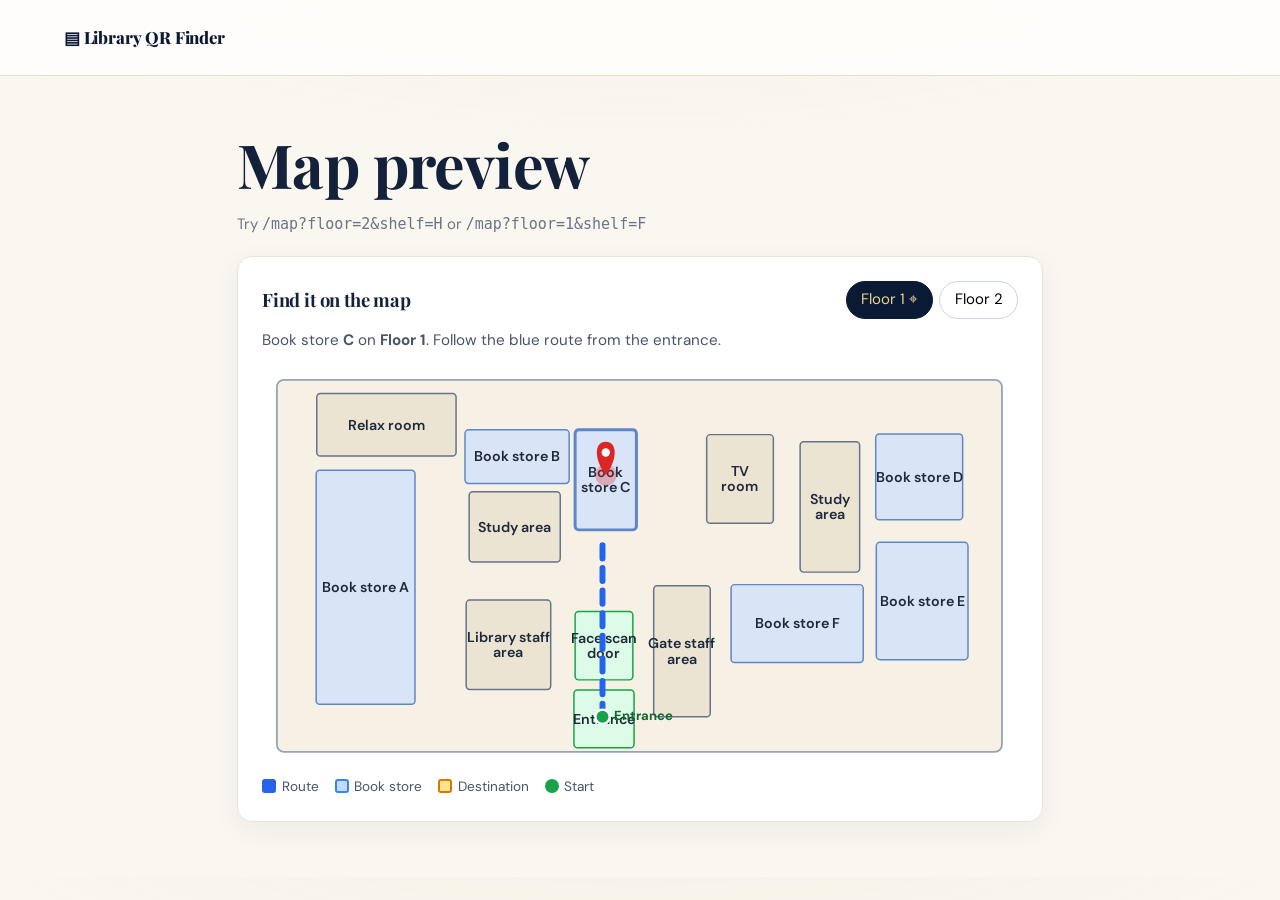
<file: map.html>
<!doctype html><html lang="en"><head><meta charset="utf-8"><meta name="viewport" content="width=device-width,initial-scale=1"><title>Map preview · Library QR Finder</title><link rel="stylesheet" href="/css/styles.css"><link rel="stylesheet" href="/css/map.css"><link rel="stylesheet" href="/css/premium.css"></head><body><header class="topbar"><a class="brand" href="/">▤ Library QR Finder</a></header><main class="narrow"><h1>Map preview</h1><p class="muted">Try <code>/map?floor=2&amp;shelf=H</code> or <code>/map?floor=1&amp;shelf=F</code></p><section id="floor-map" class="panel map-panel"></section></main>
<script type="module">import {mountFloorMap} from '/js/floormap.js';const q=new URLSearchParams(location.search);mountFloorMap(document.getElementById('floor-map'),{floor:q.get('floor')||1,shelf:q.get('shelf')||'C3'});</script></body></html>
</file>
<file: css/styles.css>
@import url('https://fonts.googleapis.com/css2?family=DM+Sans:wght@400;500;600;700&family=Manrope:wght@500;600;700;800&display=swap');
:root{--navy:#142d4e;--blue:#2463eb;--blue2:#eaf1ff;--ink:#17263c;--muted:#718096;--line:#e3eaf2;--bg:#f7f9fc;--white:#fff;--green:#14845b;--red:#c24141;--shadow:0 14px 40px rgba(23,48,82,.08)}
*{box-sizing:border-box}body{margin:0;background:var(--bg);color:var(--ink);font:15px 'DM Sans',sans-serif;line-height:1.55}h1,h2,h3,.brand{font-family:Manrope,sans-serif;letter-spacing:-.035em}h1{font-size:clamp(2.2rem,5vw,3.8rem);line-height:1.08;margin:.5rem 0 1rem}h2{font-size:1.7rem;margin:.25rem 0 .8rem}h3{font-size:1.05rem;margin:.35rem 0}p{margin:.4rem 0 1rem}a{color:inherit;text-decoration:none}.topbar{height:76px;background:#fff;border-bottom:1px solid var(--line);display:flex;align-items:center;justify-content:space-between;padding:0 max(5vw,22px);position:sticky;top:0;z-index:5}.brand{font-weight:800;color:var(--navy);font-size:1.05rem}.brand-icon{font-size:1.4rem;color:var(--blue);margin-right:8px}.topbar nav{display:flex;gap:25px;align-items:center;font-size:.92rem;color:#53647b}.topbar nav a:hover,.text-link:hover{color:var(--blue)}.admin-link{border:1px solid var(--line);padding:8px 14px;border-radius:9px}.hero{padding:75px max(8vw,24px);display:grid;grid-template-columns:1.15fr .85fr;gap:50px;align-items:center;background:linear-gradient(120deg,#f4f7ff,#fff 60%,#edf4ff)}.hero p{max-width:560px;color:#62728a;font-size:1.08rem}.eyebrow{font-size:.7rem;font-weight:700;letter-spacing:.15em;color:var(--blue)}.hero em{font-style:normal;color:var(--blue)}.hero-card{min-height:300px;border-radius:26px;background:linear-gradient(145deg,#173c69,#2769c8);display:flex;align-items:center;justify-content:center;position:relative;box-shadow:var(--shadow);transform:rotate(1deg)}.book-stack{background:#fff;color:var(--navy);width:210px;height:250px;border-radius:10px;padding:25px;box-shadow:15px 15px 0 rgba(8,24,48,.22);display:flex;flex-direction:column;justify-content:space-between}.book-stack span{font-size:.7rem;letter-spacing:.2em;color:var(--blue)}.book-stack strong{font:800 1.7rem Manrope}.book-stack small{font-size:.62rem;letter-spacing:.12em}.location-pill{position:absolute;bottom:25px;right:20px;background:#fff;padding:10px 15px;border-radius:30px;font-size:.8rem;box-shadow:var(--shadow)}.hero-actions{display:flex;gap:12px;flex-wrap:wrap;margin-top:25px}.btn{border:0;border-radius:10px;padding:12px 18px;font:700 .9rem 'DM Sans';cursor:pointer;display:inline-flex;align-items:center;justify-content:center;gap:8px}.primary{background:var(--blue);color:#fff}.primary:hover{background:#174fc9}.secondary{background:#fff;color:var(--navy);border:1px solid var(--line)}.section{padding:58px max(8vw,24px)}.section-head,.admin-top{display:flex;justify-content:space-between;align-items:end;gap:20px;margin-bottom:22px}.section-head h2{margin-bottom:0}.muted{color:var(--muted)}.small{font-size:.82rem}.search-row{display:flex;gap:12px;margin:20px 0}.search-row input{flex:1}.search-row select{max-width:220px}input,select,textarea{width:100%;padding:12px 13px;border:1px solid #dce4ee;border-radius:9px;background:#fff;color:var(--ink);font:inherit;outline:none}input:focus,select:focus,textarea:focus{border-color:#78a0f5;box-shadow:0 0 0 3px #e9f0ff}label{display:grid;gap:7px;font-size:.86rem;font-weight:600;color:#46566c}.book-grid{display:grid;grid-template-columns:repeat(4,1fr);gap:18px}.book-card,.panel,.announcement-card{background:#fff;border:1px solid var(--line);border-radius:15px;box-shadow:0 4px 16px rgba(30,55,90,.035)}.book-card{overflow:hidden}.cover{height:155px;background:#edf3fb;display:grid;place-items:center;color:#8aa4c6;font-size:3rem;overflow:hidden}.cover img,.detail-cover img{width:100%;height:100%;object-fit:cover}.book-card-body{padding:16px}.book-card-body h3 a:hover{color:var(--blue)}.tag{font-size:.68rem;background:var(--blue2);color:#2858ae;padding:5px 9px;border-radius:30px;font-weight:700}.availability{font-size:.8rem;color:var(--green);font-weight:600}.text-link{font-size:.84rem;color:var(--blue);font-weight:700}.announcement-strip{background:#edf3ff;display:flex;justify-content:space-between;align-items:center;gap:25px}.announcement-strip p{color:var(--muted)}footer{padding:25px;text-align:center;color:#8794a7;border-top:1px solid var(--line);font-size:.82rem}.narrow{max-width:850px;margin:55px auto;padding:0 22px}.panel{padding:24px;margin:18px 0}.back-link{display:inline-block;color:var(--blue);font-size:.88rem;margin-bottom:18px}.detail-layout{display:grid;grid-template-columns:220px 1fr;gap:30px}.detail-cover{height:290px;background:#edf3fb;border-radius:12px;display:grid;place-items:center;overflow:hidden;color:#89a2c4;font-size:4rem}.detail-layout h1{font-size:2.2rem}.location-box{background:#f0f5ff;border:1px solid #dbe7ff;padding:18px;border-radius:12px;margin:22px 0}.location-box h2{color:var(--blue);margin:5px 0}.form-grid{display:grid;grid-template-columns:1fr 1fr;gap:16px}.full{grid-column:1/-1}.form-message{font-size:.85rem;color:var(--green)}.error{color:var(--red)}#reader{max-width:440px;margin:0 auto 18px}.announcement-list{display:grid;gap:15px}.announcement-card{padding:22px}.announcement-card h2{font-size:1.35rem;margin-top:8px}.login-bg{min-height:100vh;display:grid;place-items:center;background:linear-gradient(140deg,#eaf1ff,#f8faff)}.login-card{width:min(430px,calc(100% - 32px));background:#fff;padding:35px;border:1px solid var(--line);border-radius:18px;box-shadow:var(--shadow)}.login-card h1{font-size:2.2rem}.login-card form{display:grid;gap:16px;margin:25px 0}.admin-layout{display:grid;grid-template-columns:245px 1fr;min-height:100vh}.sidebar{background:#142d4e;color:#d9e5f6;padding:25px 17px;display:flex;flex-direction:column;gap:8px}.sidebar .brand{color:#fff;padding:8px 10px 25px}.sidebar>a:not(.brand){padding:11px 13px;border-radius:8px;font-size:.9rem}.sidebar>a.active,.sidebar>a:not(.brand):hover{background:#244a78;color:#fff}.sidebar-logout{margin-top:auto;background:transparent;border:1px solid #466183;color:#fff;text-align:left;padding:11px;border-radius:8px;cursor:pointer}.admin-main{padding:35px;max-width:1500px;width:100%;margin:auto}.admin-top{align-items:center}.admin-top h1{font-size:2.2rem;margin:4px 0}.stats-grid{display:grid;grid-template-columns:repeat(4,1fr);gap:15px;margin:25px 0}.stat{background:#fff;border:1px solid var(--line);border-radius:13px;padding:20px}.stat span{display:block;color:var(--muted);font-size:.82rem}.stat strong{display:block;font:800 2rem Manrope;color:var(--navy);margin-top:8px}.table-wrap{overflow-x:auto}table{border-collapse:collapse;width:100%;font-size:.86rem}th,td{text-align:left;padding:13px 12px;border-bottom:1px solid var(--line);white-space:nowrap}th{font-size:.72rem;text-transform:uppercase;letter-spacing:.06em;color:#75849a;background:#f8faff}tr:last-child td{border-bottom:0}.status{display:inline-block;padding:4px 8px;border-radius:20px;background:#fff0d7;color:#9a6500;font-size:.72rem;font-weight:700}.status.approved{background:#e1f6ec;color:#13764e}.status.rejected{background:#fde9e9;color:#b23b3b}.actions{display:flex;gap:6px}.mini-btn{background:#f2f6fd;border:1px solid var(--line);border-radius:7px;padding:6px 9px;font-size:.75rem;cursor:pointer;color:var(--navy)}.danger-text{color:var(--red)}.form-actions{display:flex;gap:10px;align-items:center}.hidden{display:none!important}.modal{position:fixed;inset:0;background:#12243b99;display:grid;place-items:center;z-index:20;padding:20px}.modal-card{background:#fff;border-radius:16px;padding:25px;width:min(390px,100%);text-align:center;position:relative}.modal-card canvas{max-width:100%;margin:12px auto 20px}.modal-close{position:absolute;right:14px;top:8px;border:0;background:none;font-size:1.7rem;cursor:pointer}.check-label{display:flex;align-items:center;gap:8px}.check-label input{width:auto}
@media(max-width:900px){.book-grid{grid-template-columns:repeat(2,1fr)}.hero{grid-template-columns:1fr}.hero-card{min-height:260px}.admin-layout{grid-template-columns:190px 1fr}.stats-grid{grid-template-columns:repeat(2,1fr)}.admin-main{padding:22px}}
@media(max-width:620px){.topbar{height:auto;min-height:65px;align-items:flex-start;flex-direction:column;padding:14px 20px;gap:10px}.topbar nav{gap:14px;flex-wrap:wrap;font-size:.82rem}.hero{padding-top:48px}.book-grid{grid-template-columns:1fr 1fr;gap:10px}.cover{height:125px}.book-card-body{padding:12px}.section{padding:40px 18px}.search-row{flex-direction:column}.search-row select{max-width:none}.detail-layout{grid-template-columns:1fr}.detail-cover{height:220px;max-width:220px}.form-grid{grid-template-columns:1fr}.full{grid-column:auto}.admin-layout{display:block}.sidebar{position:static;display:grid;grid-template-columns:1fr 1fr}.sidebar .brand,.sidebar-logout{grid-column:1/-1}.admin-main{padding:18px 12px}.stats-grid{gap:9px}.stat{padding:14px}.stat strong{font-size:1.5rem}.admin-top{align-items:flex-start;flex-direction:column}.announcement-strip{align-items:flex-start;flex-direction:column}}
</file>
<file: css/map.css>
.map-panel{margin-top:1.25rem}
.fm-head{display:flex;justify-content:space-between;align-items:center;gap:.75rem;flex-wrap:wrap}
.fm-head h2{margin:0;font-size:1.15rem}
.fm-tabs{display:flex;gap:.4rem}
.fm-tab{border:1px solid #cbd5e1;background:#fff;border-radius:999px;padding:.4rem .9rem;font:inherit;cursor:pointer}
.fm-tab.active{background:#1e3a8a;border-color:#1e3a8a;color:#fff}
.fm-note{margin:.6rem 0;color:#475569;font-size:.95rem}
.fm-svg{width:100%;height:auto;display:block}
.fm-floor{fill:#f1f5f9;stroke:#94a3b8;stroke-width:3}
.fm-room{stroke:#64748b;stroke-width:2.5}
.fm-area{fill:#e2e8f0}
.fm-door{fill:#dcfce7;stroke:#16a34a}
.fm-shelf{fill:#bfdbfe;stroke:#3b82f6}
.fm-dest{fill:#fde68a;stroke:#d97706;stroke-width:5}
.fm-label{font-size:24px;fill:#1e293b;font-weight:600;pointer-events:none}
.fm-route{fill:none;stroke:#2563eb;stroke-width:10;stroke-linecap:round;stroke-linejoin:round;stroke-dasharray:22 16;animation:fm-dash 1.2s linear infinite}
@keyframes fm-dash{to{stroke-dashoffset:-38}}
.fm-start{fill:#16a34a;stroke:#fff;stroke-width:4}
.fm-startlabel{font-size:22px;fill:#166534;font-weight:700}
.fm-pin path{fill:#dc2626}
.fm-pulse{fill:rgba(220,38,38,.3);animation:fm-pulse 1.6s ease-out infinite}
@keyframes fm-pulse{from{opacity:1;r:10}to{opacity:0;r:40}}
.fm-legend{display:flex;gap:1rem;flex-wrap:wrap;list-style:none;padding:0;margin:.6rem 0 0;font-size:.85rem;color:#475569}
.fm-legend i{display:inline-block;width:14px;height:14px;border-radius:3px;margin-right:.35rem;vertical-align:-2px}
.k-route{background:#2563eb}.k-shelf{background:#bfdbfe;border:2px solid #3b82f6}.k-dest{background:#fde68a;border:2px solid #d97706}.k-start{background:#16a34a;border-radius:50%!important}
@media (prefers-reduced-motion:reduce){.fm-route,.fm-pulse{animation:none}}
</file>
<file: css/premium.css>
@import url('https://fonts.googleapis.com/css2?family=Playfair+Display:wght@600;700;800&display=swap');
/* Premium theme: deep navy + gold on ivory. Loaded after styles.css, so delete this file/link to revert. */
:root{--navy:#0a1a35;--navy2:#12294f;--gold:#c9a24b;--gold2:#ecd592;--golddk:#9a7220;--blue:#a67c1f;--blue2:#f6ecd3;--ink:#14213a;--muted:#6b7385;--line:#ece4d3;--bg:#faf7f1;--shadow:0 18px 50px rgba(10,26,53,.12)}
body{background:var(--bg);background-image:radial-gradient(1200px 500px at 50% -200px,rgba(201,162,75,.10),transparent 70%)}
h1,h2,.brand{font-family:'Playfair Display',Georgia,serif;letter-spacing:-.01em}
h3{font-family:Manrope,sans-serif}
::selection{background:var(--gold);color:#1a1306}
@keyframes rise{from{opacity:0;transform:translateY(22px)}to{opacity:1;transform:none}}
@keyframes floaty{0%,100%{transform:translateY(0)}50%{transform:translateY(-10px)}}
@keyframes drift{0%,100%{transform:translate(0,0)}50%{transform:translate(30px,-24px)}}

/* top bar */
.topbar{background:rgba(255,255,255,.78);backdrop-filter:blur(16px) saturate(1.5);-webkit-backdrop-filter:blur(16px) saturate(1.5);border-bottom:1px solid rgba(201,162,75,.35)}
.brand{color:var(--navy)}.brand-icon{color:var(--gold)}
.topbar nav a{position:relative;transition:color .25s}
.topbar nav a:not(.admin-link)::after{content:"";position:absolute;left:0;right:0;bottom:-6px;height:2px;background:var(--gold);transform:scaleX(0);transform-origin:left;transition:transform .3s}
.topbar nav a:not(.admin-link):hover::after{transform:scaleX(1)}
.topbar nav a:hover{color:var(--golddk)}
.admin-link{border-color:var(--gold)!important;color:var(--golddk);transition:.25s}
.admin-link:hover{background:var(--gold);color:#1a1306!important}

/* buttons */
.btn{position:relative;overflow:hidden;transition:transform .25s,box-shadow .25s,background .25s}
.btn:hover{transform:translateY(-2px)}
.primary{background:linear-gradient(135deg,#efd994,#c9a24b 55%,#a67c1f);color:#1a1306;box-shadow:0 8px 22px rgba(166,124,31,.38)}
.primary:hover{background:linear-gradient(135deg,#f6e4a9,#d4ae58 55%,#b8892f);box-shadow:0 12px 28px rgba(166,124,31,.5)}
.btn.primary::after{content:"";position:absolute;inset:0;background:linear-gradient(110deg,transparent 30%,rgba(255,255,255,.55) 50%,transparent 70%);transform:translateX(-130%);transition:transform .7s}
.btn.primary:hover::after{transform:translateX(130%)}
.secondary{border-color:rgba(201,162,75,.55);color:var(--navy)}
.secondary:hover{background:#fff8e6;border-color:var(--gold)}

/* hero */
.hero{position:relative;overflow:hidden;color:#fff;padding-top:90px;padding-bottom:90px;grid-template-columns:1.05fr .95fr;
 background:radial-gradient(900px 520px at 88% 8%,rgba(201,162,75,.32),transparent 60%),radial-gradient(700px 520px at 0% 100%,rgba(60,110,210,.28),transparent 60%),linear-gradient(135deg,#061225,#0d2247 55%,#14325f)}
.hero::before{content:"";position:absolute;inset:0;background-image:radial-gradient(rgba(255,255,255,.07) 1px,transparent 1px);background-size:30px 30px;mask-image:linear-gradient(180deg,#000,transparent 90%);-webkit-mask-image:linear-gradient(180deg,#000,transparent 90%);pointer-events:none}
.hero::after{content:"";position:absolute;width:380px;height:380px;border-radius:50%;left:-120px;top:-140px;background:radial-gradient(circle,rgba(201,162,75,.30),transparent 65%);animation:drift 12s ease-in-out infinite;pointer-events:none}
.hero>*{position:relative;z-index:1}
.hero .eyebrow{color:var(--gold2);display:inline-block;padding:6px 14px;border:1px solid rgba(236,213,146,.45);border-radius:30px;background:rgba(255,255,255,.06)}
.hero h1{color:#fff;font-weight:800}
.hero em{font-style:italic;background:linear-gradient(90deg,#f6e4a9,#c9a24b 60%,#e8cf8a);-webkit-background-clip:text;background-clip:text;color:transparent}
.hero p{color:#c3cde0}
.hero .secondary{background:rgba(255,255,255,.08);border-color:rgba(255,255,255,.35);color:#fff}
.hero .secondary:hover{background:rgba(255,255,255,.18)}
.hero>div:first-child>*{animation:rise .8s both}
.hero>div:first-child>*:nth-child(2){animation-delay:.1s}.hero>div:first-child>*:nth-child(3){animation-delay:.2s}.hero>div:first-child>*:nth-child(4){animation-delay:.3s}

/* hero frame (book showcase) */
.hero-card{display:block;min-height:420px;padding:24px 26px;transform:none;animation:floaty 7s ease-in-out infinite;
 background:linear-gradient(150deg,rgba(255,255,255,.14),rgba(255,255,255,.04));border:1px solid rgba(236,213,146,.4);backdrop-filter:blur(16px);-webkit-backdrop-filter:blur(16px);
 box-shadow:0 30px 70px rgba(0,0,0,.45),inset 0 1px 0 rgba(255,255,255,.25)}
.hero-card .tag{background:rgba(201,162,75,.2);color:var(--gold2);border:1px solid rgba(236,213,146,.35)}
.showcase .book-stack{margin:30px auto}
.sc-top{display:flex;justify-content:space-between;align-items:center;margin-bottom:18px}
.sc-label{font-size:.7rem;font-weight:700;letter-spacing:.18em;text-transform:uppercase;color:var(--gold2)}
.sc-shuffle{background:rgba(255,255,255,.1);border:1px solid rgba(236,213,146,.4);color:var(--gold2);border-radius:30px;padding:6px 14px;font:600 .78rem 'DM Sans';cursor:pointer;transition:.25s}
.sc-shuffle:hover{background:var(--gold);color:#1a1306}
.sc-stage{display:grid}
.sc-slide{grid-area:1/1;display:flex;gap:24px;align-items:center;color:#fff;opacity:0;transform:translateX(30px) scale(.97);transition:opacity .7s,transform .7s;pointer-events:none;visibility:hidden}
.sc-slide.active{opacity:1;transform:none;pointer-events:auto;visibility:visible}
.sc-cover{position:relative;flex:none;width:158px;aspect-ratio:2/3;border-radius:6px 14px 14px 6px;background:var(--g,linear-gradient(145deg,#b8892f,#5a3d0a));display:grid;place-items:center;padding:16px 14px 16px 22px;text-align:center;overflow:hidden;
 box-shadow:18px 22px 40px rgba(0,0,0,.5),inset -3px 0 6px rgba(0,0,0,.25);transform:perspective(700px) rotateY(-12deg);transition:transform .5s}
.sc-slide:hover .sc-cover{transform:perspective(700px) rotateY(0) translateY(-4px)}
.sc-cover strong{font:700 1.05rem/1.25 'Playfair Display',serif;color:#fff;text-shadow:0 2px 8px rgba(0,0,0,.4)}
.sc-cover img{position:absolute;inset:0;width:100%;height:100%;object-fit:cover}
.sc-spine{position:absolute;left:0;top:0;bottom:0;width:11px;background:linear-gradient(90deg,rgba(0,0,0,.35),rgba(255,255,255,.12))}
.sc-info{min-width:0}
.sc-info h3{font:700 1.5rem/1.2 'Playfair Display',serif;color:#fff;margin:.5rem 0 .2rem}
.sc-info p{color:#b9c4da;margin:.2rem 0}
.sc-avail{font-size:.8rem;font-weight:600;color:#6ee7b7!important}.sc-avail.off{color:#fca5a5!important}
.sc-loc{display:inline-block;margin:.5rem 0;padding:6px 13px;border-radius:30px;font-size:.8rem;color:var(--gold2);background:rgba(255,255,255,.08);border:1px solid rgba(236,213,146,.4)}
.sc-go{display:block;margin-top:.4rem;color:var(--gold2);font-weight:700;font-size:.86rem;transition:letter-spacing .25s}
.sc-slide:hover .sc-go{letter-spacing:.04em}
.sc-dots{display:flex;gap:8px;margin-top:24px}
.sc-dot{position:relative;overflow:hidden;width:38px;height:4px;border:0;border-radius:4px;background:rgba(255,255,255,.22);cursor:pointer;padding:0}
.sc-dot.active::after{content:"";position:absolute;inset:0;background:linear-gradient(90deg,#f6e4a9,#c9a24b);transform-origin:left;animation:sc-fill var(--iv,5s) linear forwards}
.showcase.paused .sc-dot.active::after,.showcase.still .sc-dot.active::after{animation:none}
@keyframes sc-fill{from{transform:scaleX(0)}to{transform:scaleX(1)}}

/* catalogue */
.section{position:relative}
.section-head h2{font-size:2rem}
.eyebrow{color:var(--golddk)}
.search-row input,.search-row select{border-color:var(--line);background:#fff;box-shadow:0 2px 8px rgba(10,26,53,.04)}
input:focus,select:focus,textarea:focus{border-color:var(--gold);box-shadow:0 0 0 3px rgba(201,162,75,.22)}
.book-card{position:relative;transition:transform .35s,box-shadow .35s,border-color .35s;animation:rise .6s both}
.book-card:nth-child(2){animation-delay:.05s}.book-card:nth-child(3){animation-delay:.1s}.book-card:nth-child(4){animation-delay:.15s}.book-card:nth-child(5){animation-delay:.2s}.book-card:nth-child(6){animation-delay:.25s}.book-card:nth-child(7){animation-delay:.3s}.book-card:nth-child(8){animation-delay:.35s}
.book-card::before{content:"";position:absolute;left:0;right:0;top:0;height:3px;background:linear-gradient(90deg,#f6e4a9,#c9a24b,#a67c1f);transform:scaleX(0);transform-origin:left;transition:transform .4s;z-index:2}
.book-card:hover{transform:translateY(-8px);border-color:rgba(201,162,75,.6);box-shadow:0 22px 44px rgba(10,26,53,.16),0 0 0 1px rgba(201,162,75,.2)}
.book-card:hover::before{transform:scaleX(1)}
.cover{background:linear-gradient(145deg,#f3ead4,#e7dcc0);color:#b59a5e}
.cover img{transition:transform .6s}.book-card:hover .cover img{transform:scale(1.08)}
.tag{background:var(--blue2);color:#7a5a14;border:1px solid rgba(201,162,75,.3)}
.text-link{color:var(--golddk)}.text-link:hover{color:var(--navy)}

/* details + map */
.location-box{background:linear-gradient(135deg,#fffaf0,#fcf0d2);border:1px solid #efdcae}
.location-box h2{color:var(--golddk)}
.panel{box-shadow:0 8px 28px rgba(10,26,53,.06)}
.fm-tab.active{background:var(--navy);border-color:var(--navy);color:var(--gold2)}
.fm-floor{fill:#f6f1e4}.fm-area{fill:#ebe4d2}.fm-shelf{fill:#d9e4f7;stroke:#5f86c9}

/* announcements strip + footer */
.announcement-strip{background:radial-gradient(600px 300px at 90% 0%,rgba(201,162,75,.3),transparent 60%),linear-gradient(135deg,#071326,#12294f);color:#fff}
.announcement-strip h2{color:#fff}.announcement-strip p{color:#b9c4da}.announcement-strip .eyebrow{color:var(--gold2)}
footer{background:var(--navy);color:#8f9bb3;border-top:3px solid var(--gold)}
.announcement-card{border-left:4px solid var(--gold)}

/* admin + login */
.sidebar{background:linear-gradient(180deg,#071326,#12294f)}
.sidebar .brand{color:#fff}
.sidebar>a.active,.sidebar>a:not(.brand):hover{background:rgba(201,162,75,.16);color:var(--gold2);box-shadow:inset 3px 0 0 var(--gold)}
.sidebar-logout{border-color:rgba(201,162,75,.5);color:var(--gold2)}
.sidebar-logout:hover{background:var(--gold);color:#1a1306}
.stat{position:relative;overflow:hidden;transition:transform .3s,box-shadow .3s}
.stat::before{content:"";position:absolute;left:0;right:0;top:0;height:3px;background:linear-gradient(90deg,#f6e4a9,#c9a24b)}
.stat:hover{transform:translateY(-4px);box-shadow:var(--shadow)}
th{background:#faf5e8;color:#8a7a52}
.mini-btn{background:#fffaf0;border-color:#efdcae}.mini-btn:hover{background:var(--gold);color:#1a1306}
.login-bg{background:radial-gradient(700px 400px at 80% 0%,rgba(201,162,75,.3),transparent 60%),linear-gradient(140deg,#071326,#14325f)}
.login-card{border-top:4px solid var(--gold);animation:rise .7s both}

@media(max-width:900px){.hero{padding-top:60px;padding-bottom:60px}.hero-card{min-height:380px}}
@media(max-width:620px){.sc-slide{gap:16px}.sc-cover{width:112px;padding:10px 8px 10px 16px}.sc-cover strong{font-size:.85rem}.sc-info h3{font-size:1.2rem}.hero-card{padding:18px}}
@media(prefers-reduced-motion:reduce){*,*::before,*::after{animation:none!important;transition:none!important}}
</file>
